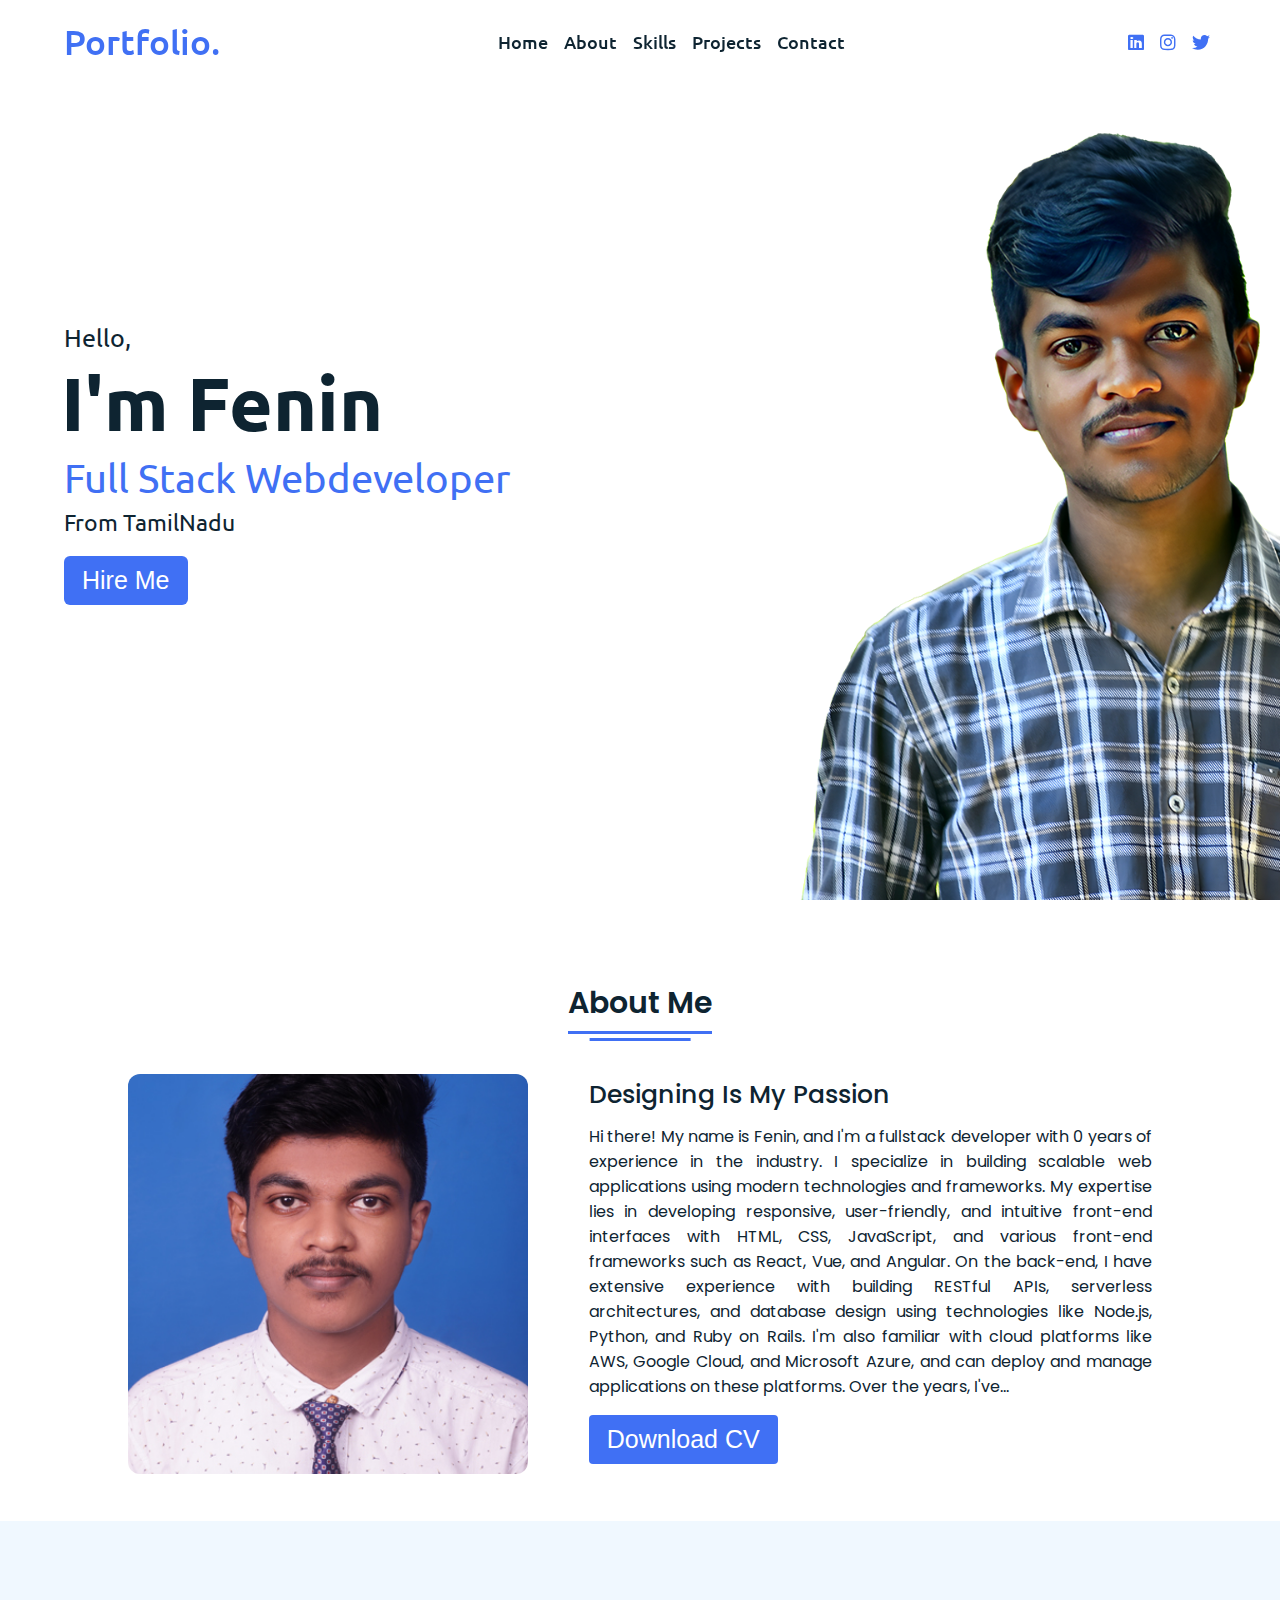
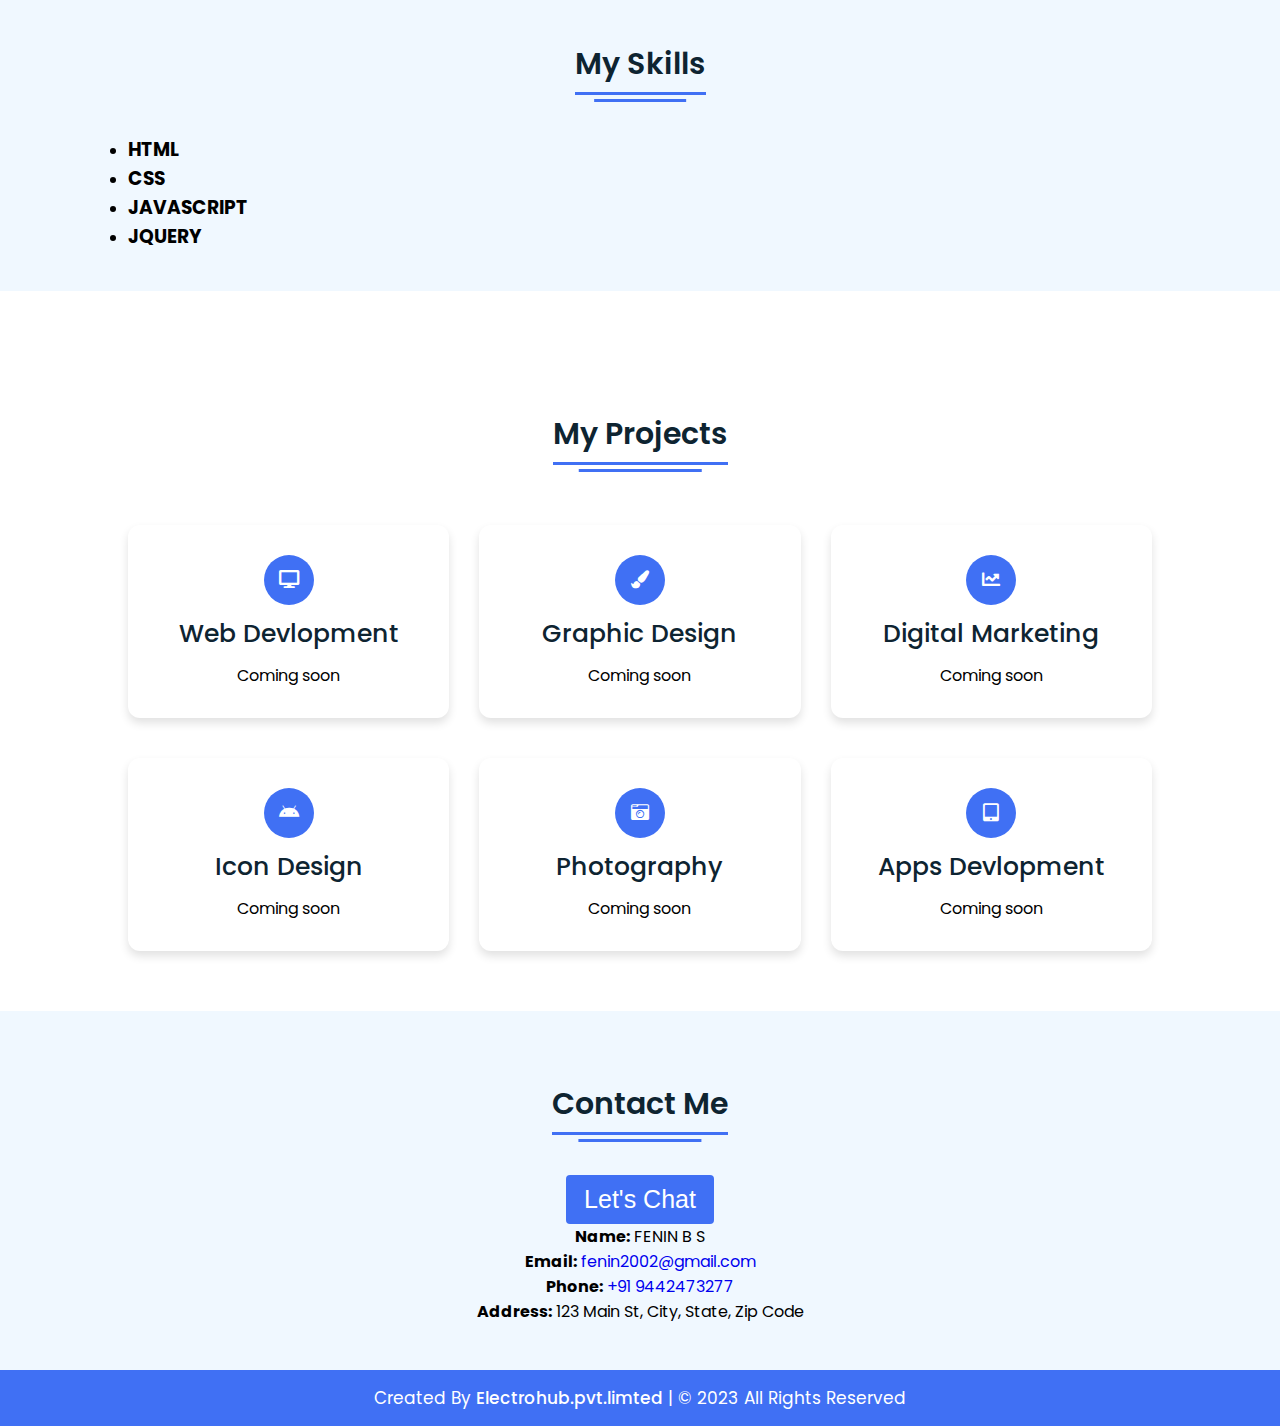
<file: index.html>
<!DOCTYPE html>
<html lang="en" dir="ltr">
  <head>
    <meta charset="UTF-8">
    <title>My porfolio</title>
    <link rel="stylesheet" href="style.css">
    <!-- Fontawesome CDN Link -->
    <link rel="stylesheet" href="https://cdnjs.cloudflare.com/ajax/libs/font-awesome/5.15.2/css/all.min.css"/>
     <meta name="viewport" content="width=device-width, initial-scale=1.0">
   </head>
<body>
  <!-- Move to up button -->
  <div class="scroll-button">
    <a href="#home"><i class="fas fa-arrow-up"></i></a>
  </div>
  <!-- navgaition menu -->
  <nav>
    <div class="navbar">
      <div class="logo"><a href="#">Portfolio.</a></div>
      <ul class="menu">
          <li><a href="#home">Home</a></li>
          <li><a href="#about">About</a></li>
          <li><a href="#skills">Skills</a></li>
          <li><a href="#services">Projects</a></li>
          <li><a href="#contact">Contact</a></li>
          <div class="cancel-btn">
            <i class="fas fa-times"></i>
          </div>
      </ul>
      <div class="media-icons">
        <a href="https://www.linkedin.com/in/fenin/"><i class="fab fa-linkedin"></i></a>
        <a href="https://instagram.com/feninflash?igshid=ZGUzMzM3NWJiOQ=="><i class="fab fa-instagram"></i></a>
        <a href="https://www.linkedin.com/in/fenin/"><i class="fab fa-twitter"></i></a>
      </div>
    </div>
    <div class="menu-btn">
      <i class="fas fa-bars"></i>
    </div>
  </nav>

<!-- Home Section Start -->
 <section class="home" id="home">
   <div class="home-content">
     <div class="text">
       <div class="text-one">Hello,</div>
       <div class="text-two">I'm Fenin</div>
       <div class="text-three">Full Stack Webdeveloper</div>
       <div class="text-four">From TamilNadu</div>
     </div>
     <div class="button">
       <a href="https://www.linkedin.com/in/fenin/"><button>Hire Me</button></a>
     </div>
   </div>
 </section>

<!-- About Section Start -->
<section class="about" id="about">
  <div class="content">
    <div class="title"><span>About Me</span></div>
  <div class="about-details">
    <div class="left">
      <img src="Images\AD-5745 (1).jpg" alt="">
    </div>
    <div class="right">
      <div class="topic">Designing Is My Passion</div>
      <p>Hi there! My name is Fenin, and I'm a fullstack developer with 0 years of experience in the industry. I specialize in building scalable web applications using modern technologies and frameworks. My expertise lies in developing responsive, user-friendly, and intuitive front-end interfaces with HTML, CSS, JavaScript, and various front-end frameworks such as React, Vue, and Angular. On the back-end, I have extensive experience with building RESTful APIs, serverless architectures, and database design using technologies like Node.js, Python, and Ruby on Rails. I'm also familiar with cloud platforms like AWS, Google Cloud, and Microsoft Azure, and can deploy and manage applications on these platforms. Over the years, I've...</p>
      <div class="button">
        <a href="Resume/Resume.pdf" download><button>Download CV</button></a>
      </div>
    </div>
  </div>
  </div>
</section>

<!-- My Skill Section Start -->
<!-- Section Tag and Other Div will same where we need to put same CSS -->
<section class="skills" id="skills">
 <div class="content">
   <div class="title"><span>My Skills</span></div>
   <div class="skills-details">
     <div class="text">
      <div class="skills">  <!-- create a div -->
        <li><h3>HTML</h3></li>       
        <li>
          <h3>CSS</h3>
        </li>
      
        <li>
          <h3>JAVASCRIPT</h3>
        </li>
      
        <li>
          <h3>JQUERY</h3>
        </li>
      </div>
       </div>
     </div>
     
       </div>
     </div>
   </div>
 </div>
</section>

<!-- My Services Section Start -->
 <section class="services" id="services">
   <div class="content">
     <div class="title"><span>My Projects</span></div>
     <div class="boxes">
       <div class="box">
         <div class="icon">
           <i class="fas fa-desktop"></i>
       </div>
       <div class="topic">Web Devlopment</div>
       <p>Coming soon</p>
     </div>
       <div class="box">
         <div class="icon">
           <i class="fas fa-paint-brush"></i>
       </div>
       <div class="topic">Graphic Design</div>
       <p>Coming soon</p>
     </div>
       <div class="box">
         <div class="icon">
           <i class="fas fa-chart-line"></i>
       </div>
       <div class="topic">Digital Marketing</div>
       <p>Coming soon</p>
     </div>
       <div class="box">
         <div class="icon">
           <i class="fab fa-android"></i>
       </div>
       <div class="topic">Icon Design</div>
       <p>Coming soon</p>
     </div>
       <div class="box">
         <div class="icon">
           <i class="fas fa-camera-retro"></i>
       </div>
       <div class="topic">Photography</div>
       <p>Coming soon</p>
     </div>
       <div class="box">
         <div class="icon">
           <i class="fas fa-tablet-alt"></i>
       </div>
       <div class="topic">Apps Devlopment</div>
       <p>Coming soon</p>
     </div>
   </div>
   </div>
 </section>

<!-- Contact Me section Start -->
<section class="contact" id="contact">
  <div class="content">
    <div class="title"><span>Contact Me</span></div>
    <div class="text">
      
      <div class="button">
        <a href="mailto:fenin2002@gmail?subject=Message%20Subject&body=Message%20Body"><button>Let's Chat</button></a>
        <div>
          <p><strong>Name:</strong> FENIN B S</p>
          <p><strong>Email:</strong> <a href="mailto:fenin2002@gmail.com">fenin2002@gmail.com</a></p>
          <p><strong>Phone:</strong> <a href="tel:+919442473277">+91 9442473277</a></p>
          <p><strong>Address:</strong> 123 Main St, City, State, Zip Code</p>
        </div>
      </div>
    </div>
  </div>
</section>

<!-- Footer Section Start -->
<footer>
  <div class="text">
    <span>Created By <a href="#">Electrohub.pvt.limted</a> | &#169; 2023 All Rights Reserved</span>
  </div>
</footer>

  <script src="script.js"></script>
</body>
</html>
</file>
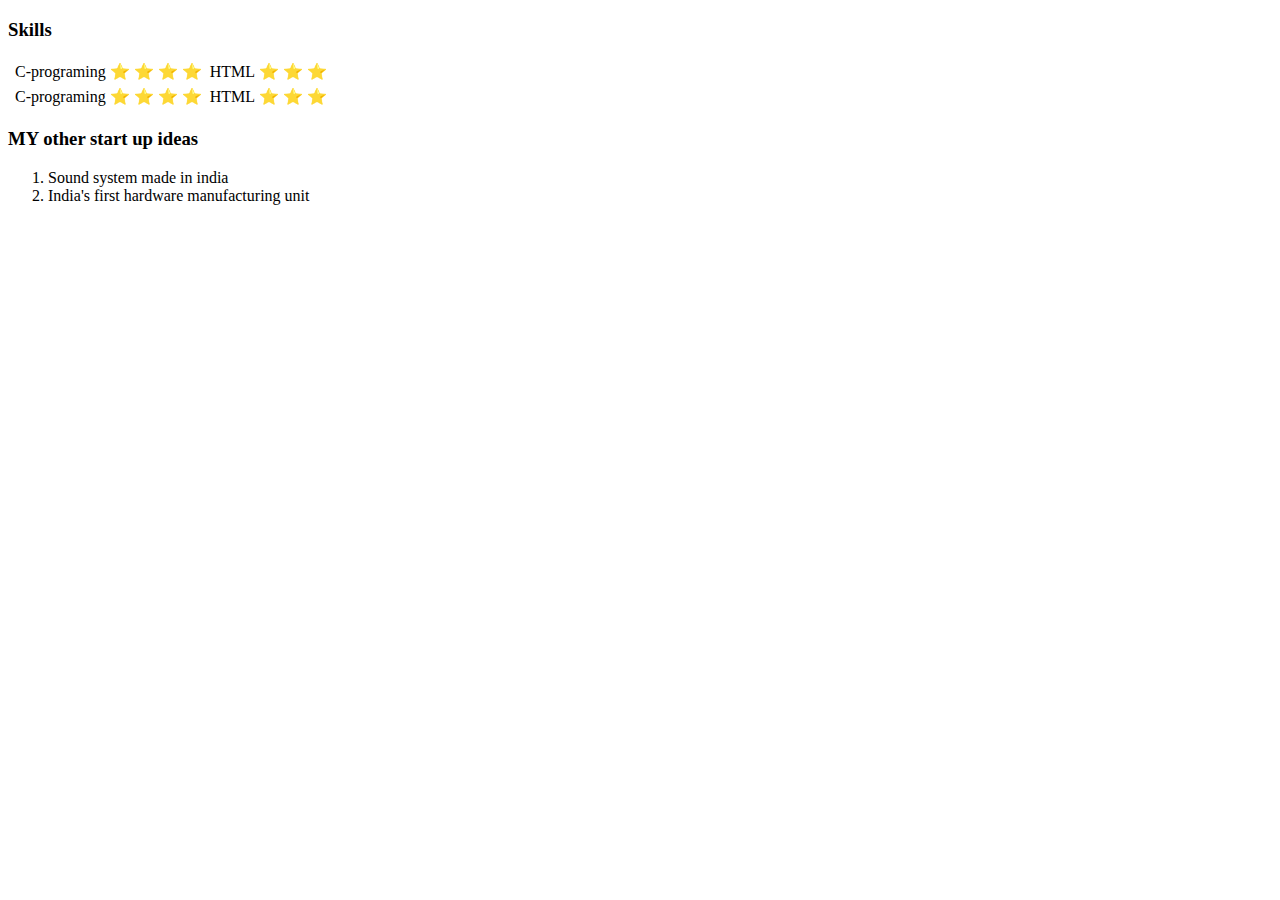
<file: HTML/page2.html>
<!DOCTYPE html>
<html lang="en">
<head>
    <meta charset="UTF-8">
    <meta http-equiv="X-UA-Compatible" content="IE=edge">
    <meta name="viewport" content="width=device-width, initial-scale=1.0">
    <title>ELECTRO HUB page 2</title>
</head>
<body>
    <h3>
    <strong>Skills</strong>
    </h3>
        <table>
        <tr>
            <td>
                <td>C-programing</td>
                <td> &#11088 &#11088 &#11088 &#11088</td>
            </td>
            <td>
                <td>HTML</td>
                <td> &#11088 &#11088 &#11088</td>
            </td>
        </tr>
        </table>
        <table>
        <tr>
            <td>
                <td>C-programing</td>
                <td> &#11088 &#11088 &#11088 &#11088</td>
            </td>
            <td>
                <td>HTML</td>
                <td> &#11088 &#11088 &#11088</td>
            </td>
        </tr>    
        </table>
    <h3>
     <strong> MY other start up ideas</strong>
    </h3>
    <ol =1>
    <li>Sound system made in india</li>
    <li>India's first hardware manufacturing unit</li>
    </ol>
</body>
</html>
</file>
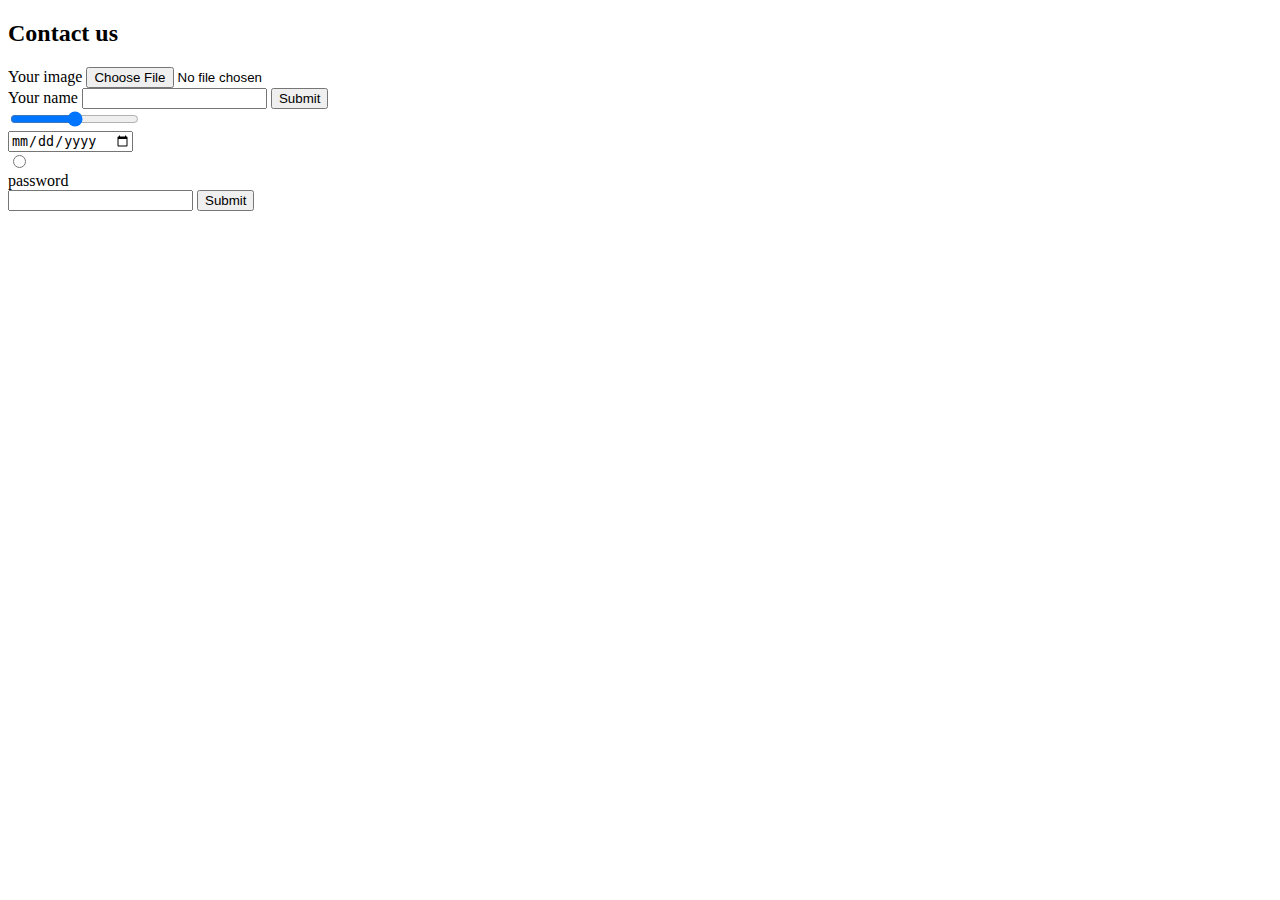
<file: HTML/page3.html>
<!DOCTYPE html>
<html lang="en">
<head>
    <meta charset="UTF-8">
    <meta http-equiv="X-UA-Compatible" content="IE=edge">
    <meta name="viewport" content="width=device-width, initial-scale=1.0">
    <title>Electrohub contact me</title>
</head>
<body>
    <h2> Contact us</h2>
    <form>
        <label>Your image</label>
        <input type="file">
    </form>
<form>
    <label>Your name</label>
    <input type="text">
    <input type="submit"><br>
    <input type="range"><br>
    <input type="date"><br>
    <input type="radio"><br>
    <label>password</label> <br>
    <input type="password">
    <input type="submit">
</form>
</body>
</html>
</file>
<file: style.css>
/* Google Font CDN Link */
@import url('https://fonts.googleapis.com/css2?family=Poppins:wght@400;500;600;700&family=Ubuntu:wght@400;500;700&display=swap');
*{
  margin: 0;
  padding: 0;
  box-sizing: border-box;
  text-decoration: none;
  scroll-behavior: smooth;
}

/* Custom Scroll Bar CSS */
::-webkit-scrollbar {
    width: 10px;
}
::-webkit-scrollbar-track {
    background: #f1f1f1;
}
::-webkit-scrollbar-thumb {
    background: #6e93f7;
    border-radius: 12px;
    transition: all 0.3s ease;
}

::-webkit-scrollbar-thumb:hover {
    background: #4070f4;
}
/* navbar styling */
nav{
  position: fixed;
  width: 100%;
  padding: 20px 0;
  z-index: 998;
  transition: all 0.3s ease;
  font-family: 'Ubuntu', sans-serif;
}
nav.sticky{
  background: #4070f4;
  padding: 13px 0;
}
nav .navbar{
  width: 90%;
  display: flex;
  justify-content: space-between;
  align-items: center;
  margin: auto;
}
nav .navbar .logo a{
  font-weight: 500;
  font-size: 35px;
  color: #4070f4;
}
nav.sticky .navbar .logo a{
  color: #fff;
}
nav .navbar .menu{
  display: flex;
  position: relative;
}
nav .navbar .menu li{
  list-style: none;
  margin: 0 8px;
}
.navbar .menu a{
  font-size: 18px;
  font-weight: 500;
  color: #0E2431;
  padding: 6px 0;
  transition: all 0.4s ease;
}
.navbar .menu a:hover{
  color: #4070f4;
}
nav.sticky .menu a{
  color: #FFF;
}
nav.sticky .menu a:hover{
  color: #0E2431;
}
.navbar .media-icons a{
  color: #4070f4;
  font-size: 18px;
  margin: 0 6px;
}
nav.sticky .media-icons a{
  color: #FFF;
}

/* Side Navigation Menu Button CSS */
nav .menu-btn,
.navbar .menu .cancel-btn{
  position: absolute;
  color: #fff;
  right: 30px;
  top: 20px;
  font-size: 20px;
  cursor: pointer;
  transition: all 0.3s ease;
  display: none;
}
nav .menu-btn{
  color: #4070f4;
}
nav.sticky .menu-btn{
  color: #FFF;
}
.navbar .menu .menu-btn{
  color: #fff;
}

/* home section styling */
.home{
  height: 100vh;
  width: 100%;
  background: url("Images/Untitled-1.png") no-repeat;
  background-size: cover;
  background-position: center;
  background-attachment: fixed;
  font-family: 'Ubuntu', sans-serif;
}
.home .home-content{
  width: 90%;
  height: 100%;
  margin: auto;
  display: flex;
  flex-direction: column;
  justify-content: center;
}
.home .text-one{
  font-size: 25px;
  color: #0E2431;
}
.home .text-two{
  color: #0E2431;
  font-size: 75px;
  font-weight: 600;
  margin-left: -3px;
}
.home .text-three{
  font-size: 40px;
  margin: 5px 0;
  color: #4070f4;
}
.home .text-four{
  font-size: 23px;
  margin: 5px 0;
  color: #0E2431;
}
.home .button{
  margin: 14px 0;
}
.home .button button{
  outline: none;
  padding: 8px 16px;
  border-radius: 6px;
  font-size: 25px;
  font-weight: 400;
  background: #4070f4;
  color: #fff;
  cursor: pointer;
  border: 2px solid transparent;
  transition: all 0.4s ease;
}
.home .button button:hover{
  border-color: #4070f4;
  background-color: #fff;
  color: #4070f4;
}

/* About Section Styling */
/* Those Elements Where We Have Apply Same CSS,
 I'm Selecting Directly 'Section Tag' and 'Class'  */
section{
  padding-top: 40px;
}
section .content{
  width: 80%;
  margin: 40px auto;
  font-family: 'Poppins', sans-serif;
}
.about .about-details{
  display: flex;
  justify-content: space-between;
  align-items: center;
}
section .title{
  display: flex;
  justify-content: center;
  margin-bottom: 40px;
}
section .title span{
  color: #0E2431;
  font-size: 30px;
  font-weight: 600;
  position: relative;
  padding-bottom: 8px;
}
section .title span::before,
section .title span::after{
  content: '';
  position: absolute;
  height: 3px;
  width: 100%;
  background: #4070f4;
  left: 0;
  bottom: 0;
}
section .title span::after{
  bottom: -7px;
  width: 70%;
  left: 50%;
  transform: translateX(-50%);
}
.about .about-details .left{
  width: 45%;
}
.about .left img{
  height: 400px;
  width: 400px;
  object-fit: cover;
  border-radius: 12px;
}
.about-details .right{
  width: 55%;
}
section  .topic{
  color: #0E2431;
  font-size: 25px;
  font-weight: 500;
  margin-bottom: 10px;
}
.about-details .right p{
  text-align: justify;
  color: #0E2431;
}
section .button{
  margin: 16px 0;
}
section .button button{
  outline: none;
  padding: 8px 16px;
  border-radius: 4px;
  font-size: 25px;
  font-weight: 400;
  background: #4070f4;
  color: #fff;
  border: 2px solid transparent;
  cursor: pointer;
  transition: all 0.4s ease;
}
section .button button:hover{
  border-color: #4070f4;
  background-color: #fff;
  color: #4070f4;
}

 /* My Skills CSS */
 .skills{
   background: #F0F8FF;
 }
 .skills .content{
   padding: 40px 0;
 }
/* My Services CSS */
.services .boxes{
  display: flex;
  flex-wrap: wrap;
  justify-content: space-between;
}
.services .boxes .box{
  margin: 20px 0;
  width: calc(100% / 3 - 20px);
  text-align: center;
  border-radius: 12px;
  padding: 30px 10px;
  box-shadow: 0 5px 10px rgba(0, 0, 0, 0.12);
  cursor: default;
  transition: all 0.4s ease;
}
.services .boxes .box:hover{
  background: #4070f4;
  color: #fff;
}
.services .boxes .box .icon{
  height: 50px;
  width: 50px;
  background: #4070f4;
  border-radius: 50%;
  text-align: center;
  line-height: 50px;
  font-size: 18px;
  color: #fff;
  margin: 0 auto 10px auto;
  transition: all 0.4s ease;
}
.boxes .box:hover .icon{
  background-color: #fff;
  color: #4070f4;
}
.services .boxes .box:hover .topic,
.services .boxes .box:hover p{
  color: #0E2431;
  transition: all 0.4s ease;
}
.services .boxes .box:hover .topic,
.services .boxes .box:hover p{
  color: #fff;
}
/* Contact Me CSS */
.contact{
  background: #F0F8FF;
}
.contact .content{
  margin: 0 auto;
  padding: 30px 0;
}
.contact .text{
  width: 80%;
  text-align: center;
  margin: auto;
}

/* Footer CSS */
footer{
  background: #4070f4;
  padding: 15px 0;
  text-align: center;
  font-family: 'Poppins', sans-serif;
}
footer .text span{
  font-size: 17px;
  font-weight: 400;
  color: #fff;
}
footer .text span a{
  font-weight: 500;
  color: #FFF;
}
footer .text span a:hover{
  text-decoration: underline;
}
/* Scroll TO Top Button CSS */
.scroll-button a{
  position: fixed;
  bottom: 20px;
  right: 20px;
  color: #fff;
  background: #4070f4;
  padding: 7px 12px;;
  font-size: 18px;
  border-radius: 6px;
  box-shadow: rgba(0, 0, 0, 0.15);
  display: none;
}

/* Responsive Media Query */
@media (max-width: 1190px) {
  section .content{
    width: 85%;
  }
}
@media (max-width: 1000px) {
  .about .about-details{
    justify-content: center;
    flex-direction: column;
  }
  .about .about-details .left{
    display: flex;
    justify-content: center;
    width: 100%;
  }
  .about-details .right{
    width: 90%;
    margin: 40px 0;
  }
  .services .boxes .box{
    margin: 20px 0;
    width: calc(100% / 2 - 20px);
  }
}
@media (max-width: 900px) {
  .about .left img{
    height: 350px;
    width: 350px;
  }
}

@media (max-width: 750px) {
  nav .navbar{
    width: 90%;
  }
  nav .navbar .menu{
    position: fixed;
    left: -100%;
    top: 0;
    background: #0E2431;
    height: 100vh;
    max-width: 400px;
    width: 100%;
    padding-top: 60px;
    flex-direction: column;
    align-items: center;
    transition: all 0.5s ease;
  }
  .navbar.active .menu{
    left: 0;
  }
  nav .navbar .menu a{
    font-size: 23px;
    display: block;
    color: #fff;
    margin: 10px 0;
  }
  nav.sticky .menu a:hover{
    color: #4070f4;
  }
  nav .navbar .media-icons{
    display: none;
  }
  nav .menu-btn,
  .navbar .menu .cancel-btn{
    display: block;
  }
  .home .text-two{
    font-size: 65px;
  }
  .home .text-three{
    font-size: 35px;
  }
  .skills .skills-details{
    align-items: center;
    justify-content: center;
    flex-direction: column;
  }
  .skills-details .text{
    width: 100%;
    margin-bottom: 50px;
  }
  .skills-details .boxes{
    justify-content: center;
    align-items: center;
    width: 100%;
  }
  .services .boxes .box{
    margin: 20px 0;
    width: 100%;
  }
  .contact .text{
    width: 100%;
}
}

@media (max-width: 500px){
  .home .text-two{
    font-size: 55px;
  }
  .home .text-three{
    font-size: 33px;
  }
  .skills-details .boxes .per{
    font-size: 50px;
    color: #4070f4;
  }
}
</file>
